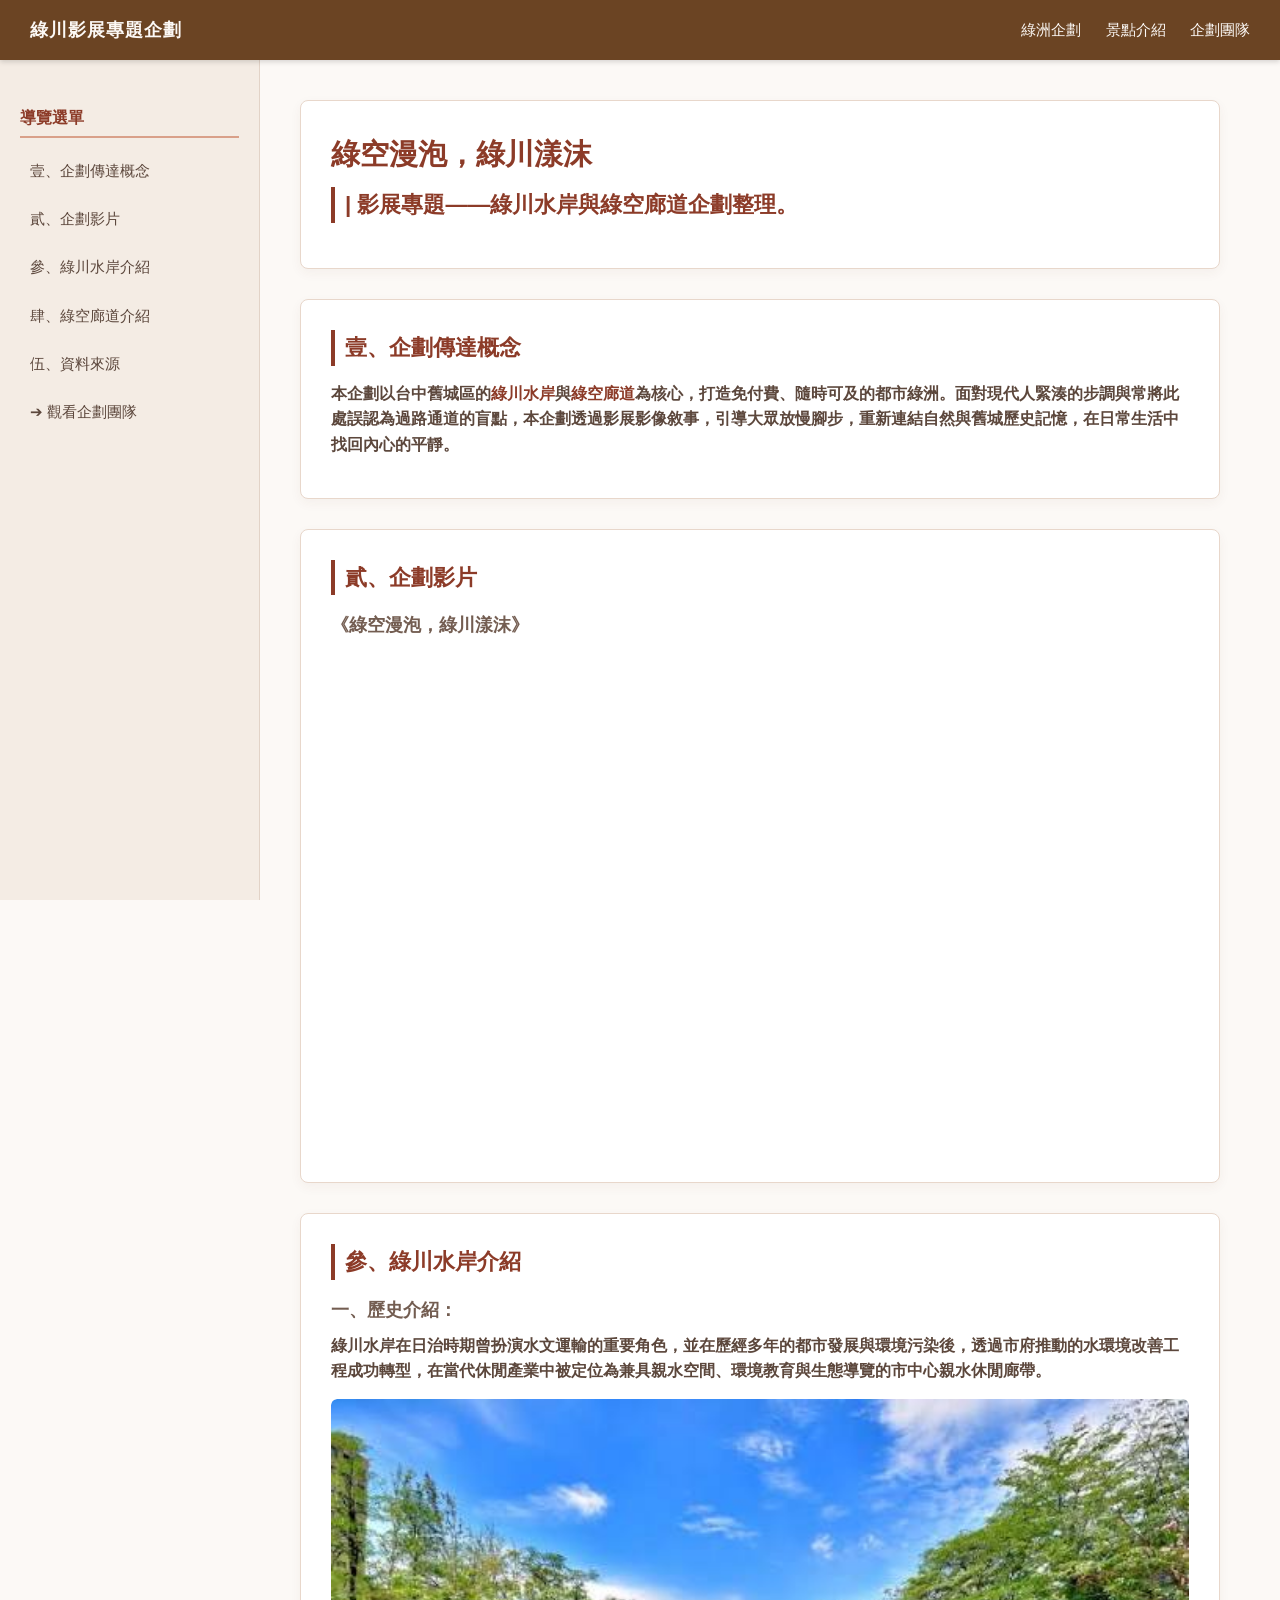
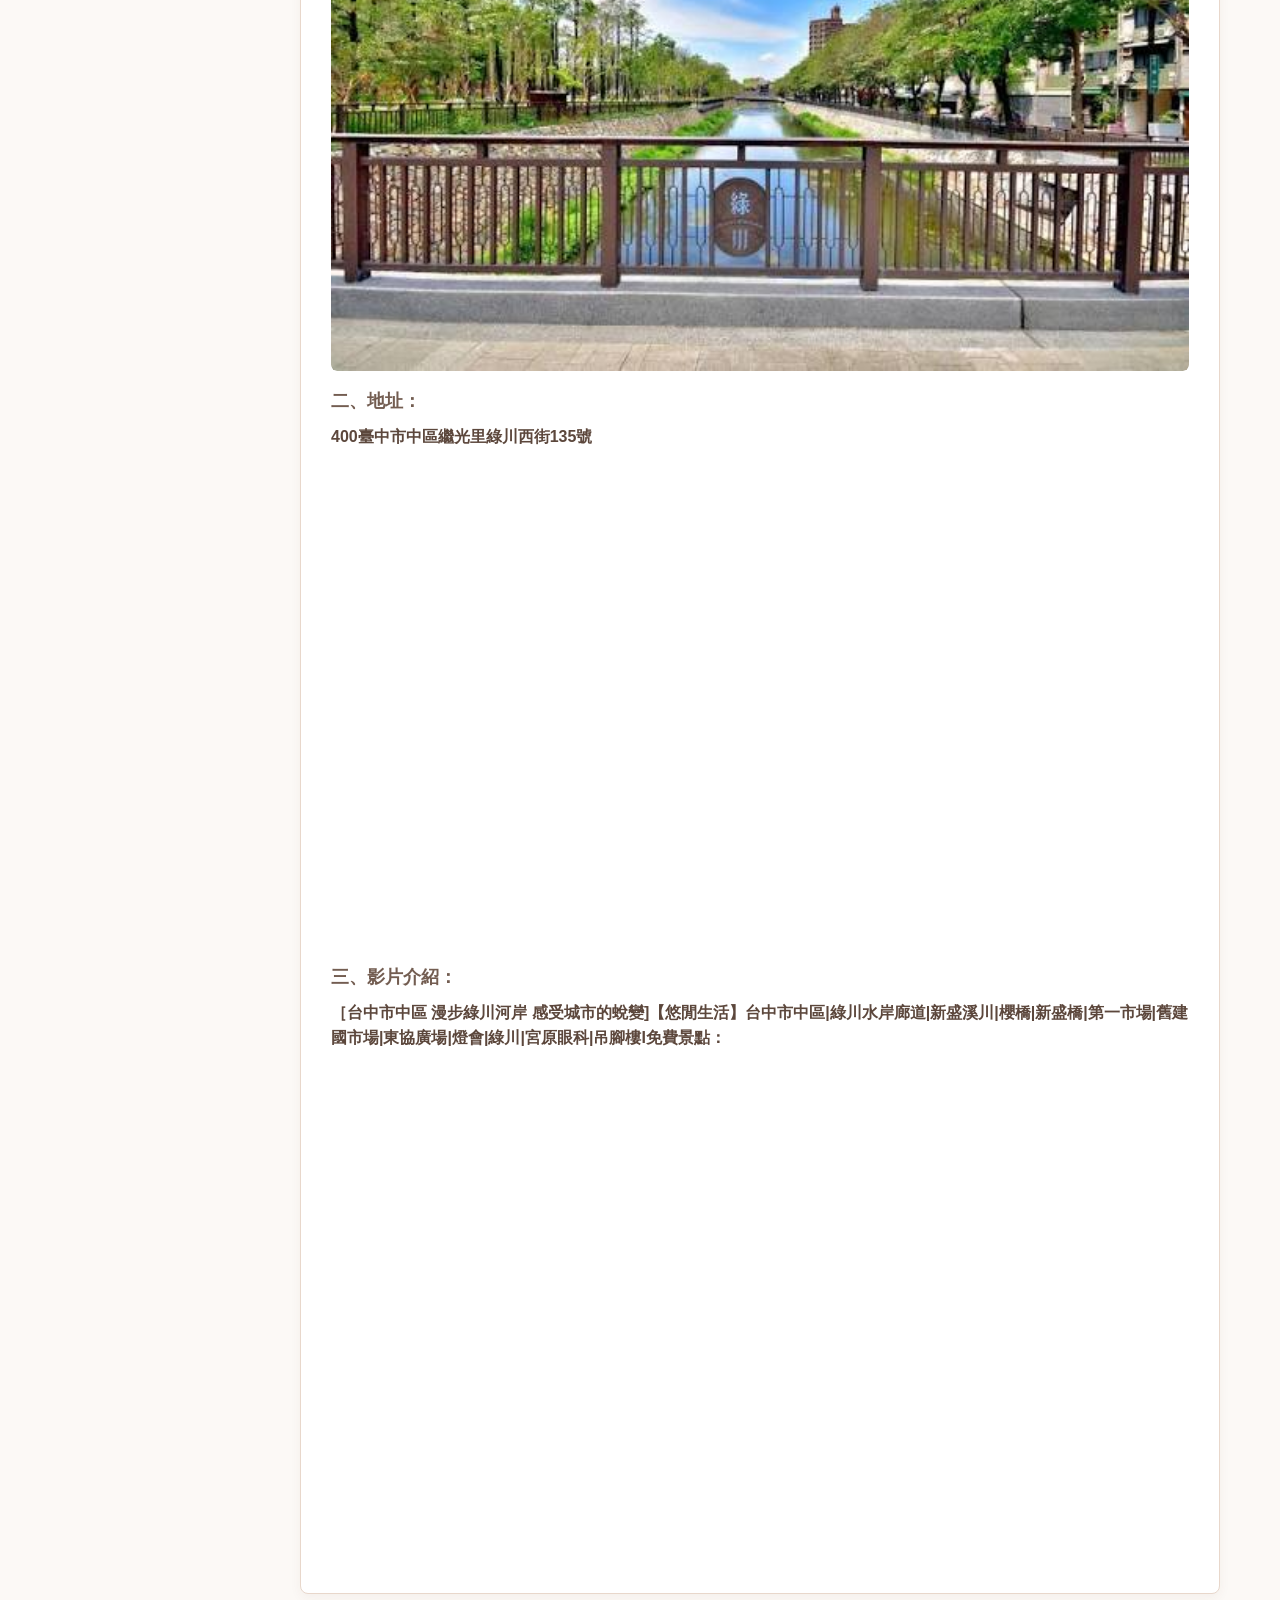
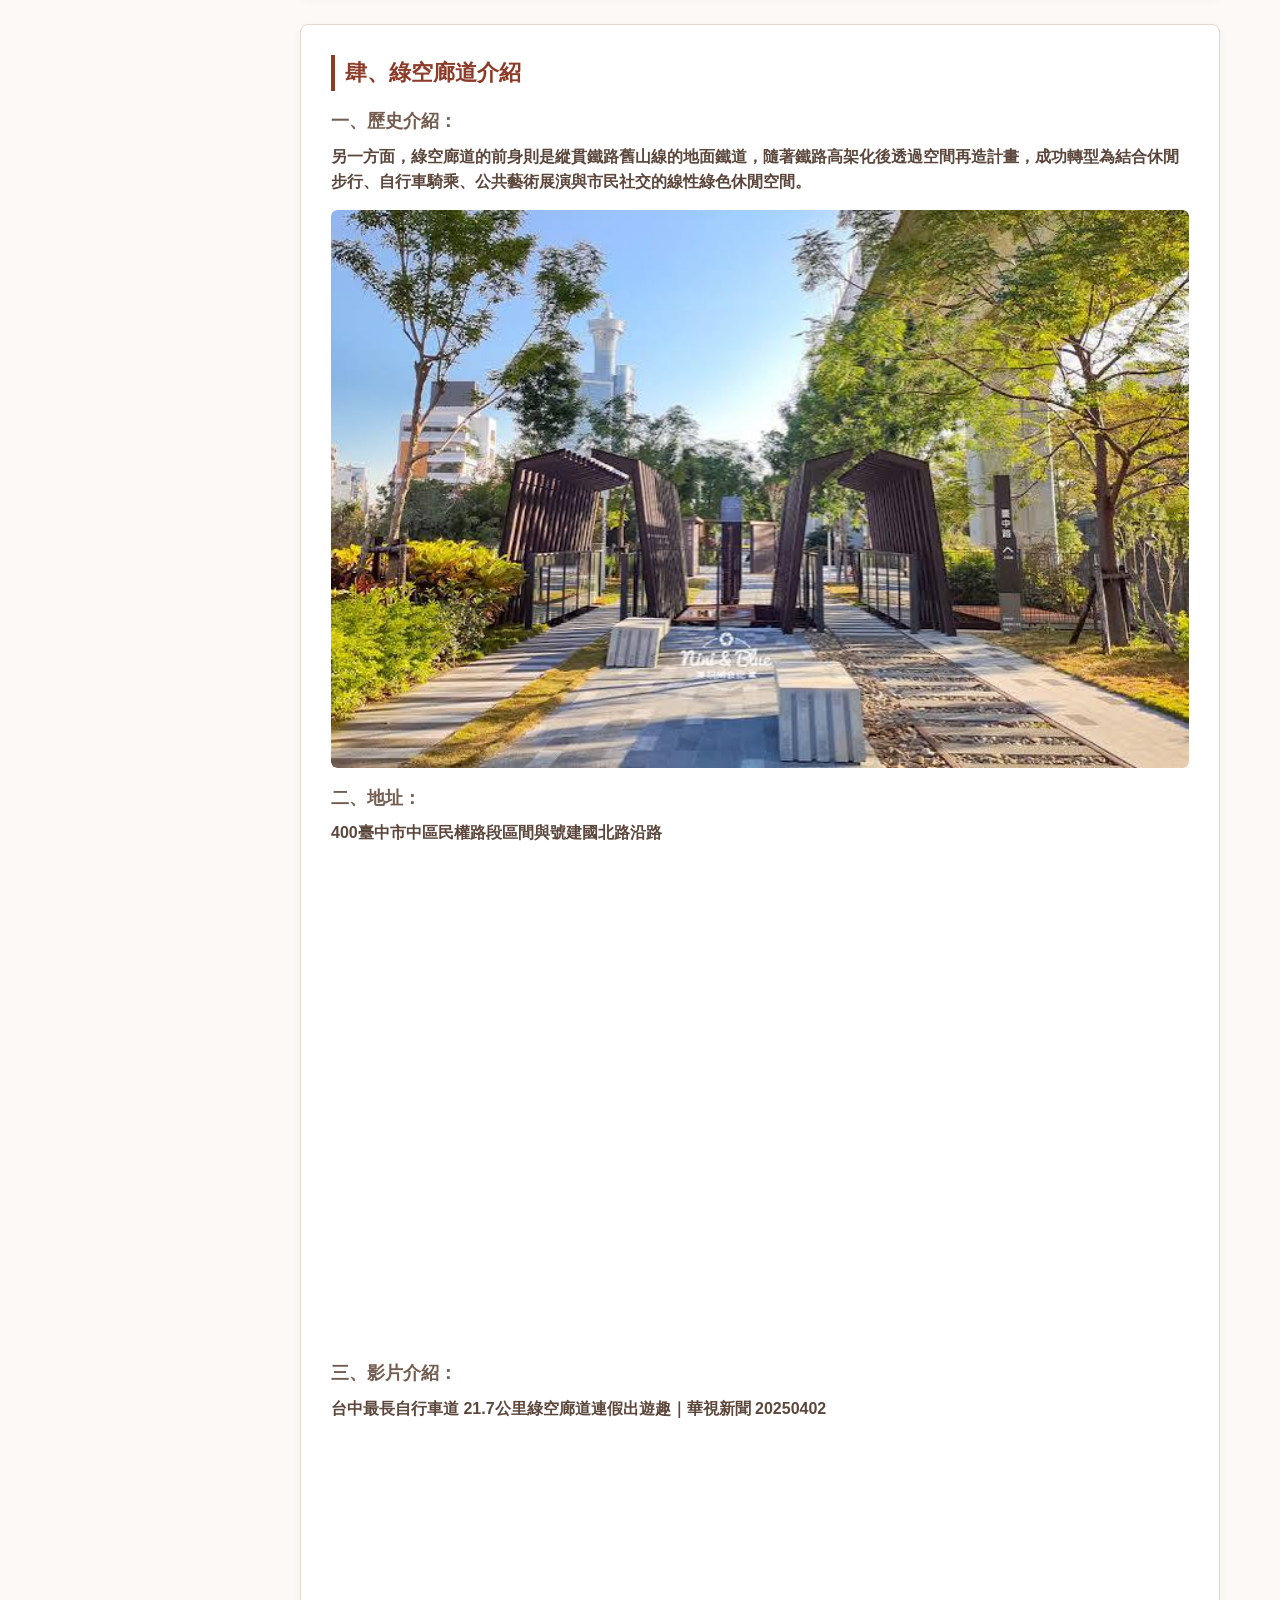
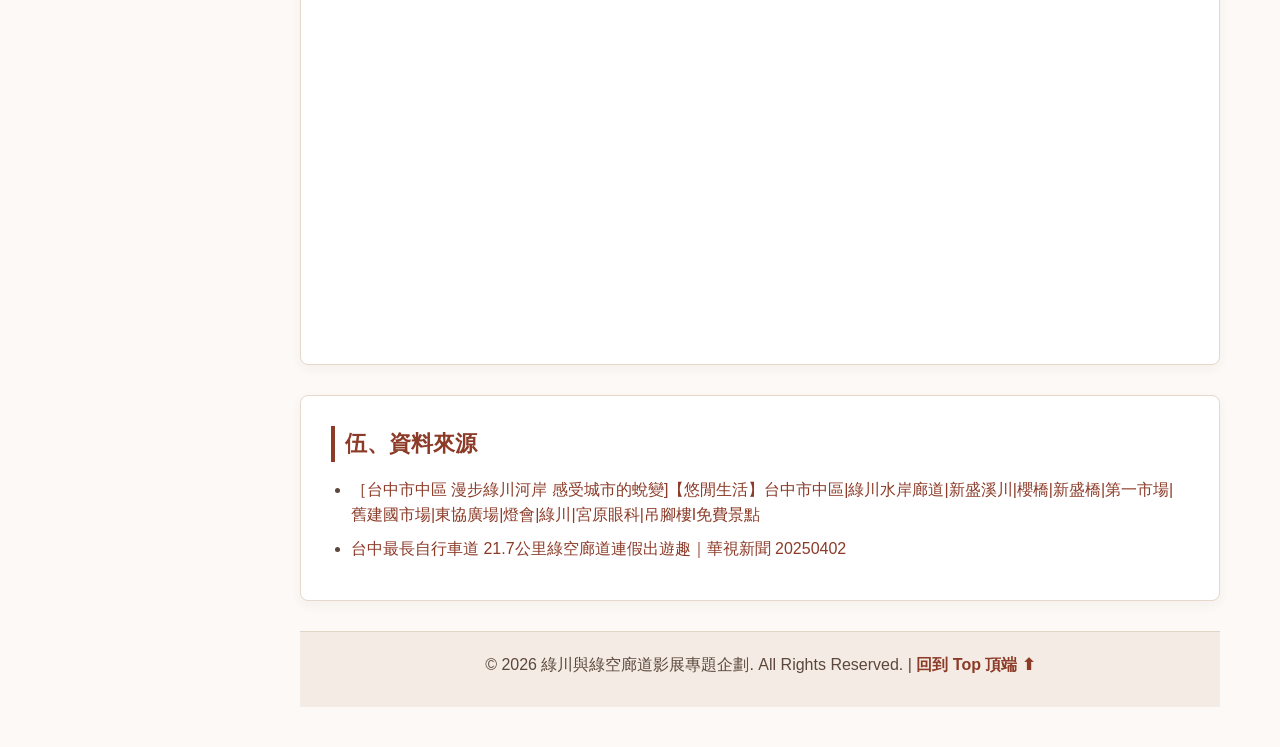
<file: index.html>
<!DOCTYPE html>
<html lang="zh-Hant">
<head>
    <meta charset="UTF-8">
    <meta name="viewport" content="width=device-width, initial-scale=1.0">
    
    <!-- 完整的 SEO 內容 -->
    <title>綠空漫泡，綠川漾沫 - 影展專題與綠川水岸、綠空廊道企劃</title>
    <meta name="description" content="本企劃以台中舊城區的綠川水岸與綠空廊道為核心，透過影展影像敘事打造免付費、隨時可及的都市綠洲，引導大眾放慢腳步重新連結自然與舊城歷史記憶。">
    <meta name="keywords" content="綠川水岸, 綠空廊道, 影展專題, 台中舊城區, 綠川, 綠空漫泡，綠川漾沫, 免費景點">
    <meta name="author" content="企劃團隊">

    <!-- 載入切割後的 CSS 檔案 -->
    <link rel="stylesheet" href="css/layout.css">
    <link rel="stylesheet" href="css/style.css">
</head>
<body id="top">

    <!-- 上方固定欄位 -->
    <header class="top-navbar">
        <div class="logo">綠川影展專題企劃</div>
        <nav class="nav-links">
            <a href="#concept">綠洲企劃</a>
            <a href="#attractions">景點介紹</a>
            <a href="team.html">企劃團隊</a>
        </nav>
    </header>

    <!-- 主體結構 -->
    <div class="main-container">

        <!-- 左排導覽列 (永遠存在，隨網頁下滑而動) -->
        <aside class="side-sidebar">
            <h3>導覽選單</h3>
            <ul>
                <li><a href="#concept">壹、企劃傳達概念</a></li>
                <li><a href="#video">貳、企劃影片</a></li>
                <li><a href="#luchuan">參、綠川水岸介紹</a></li>
                <li><a href="#lukdao">肆、綠空廊道介紹</a></li>
                <li><a href="#sources">伍、資料來源</a></li>
                <li><a href="team.html">➔ 觀看企劃團隊</a></li>
            </ul>
        </aside>

        <!-- 網頁右側內容區 -->
        <main class="content-area">

            <!-- 第一 box -->
            <section class="content-box">
                <h1><strong>綠空漫泡，綠川漾沫</strong></h1>
                <h2>| 影展專題——綠川水岸與綠空廊道企劃整理。</h2>
            </section>

            <!-- 第二 box -->
            <section id="concept" class="content-box">
                <h2>壹、企劃傳達概念</h2>
                <h4>本企劃以台中舊城區的<strong>綠川水岸</strong>與<strong>綠空廊道</strong>為核心，打造免付費、隨時可及的都市綠洲。面對現代人緊湊的步調與常將此處誤認為過路通道的盲點，本企劃透過影展影像敘事，引導大眾放慢腳步，重新連結自然與舊城歷史記憶，在日常生活中找回內心的平靜。</h4>
            </section>

            <!-- 第三 box -->
            <section id="video" class="content-box">
                <h2>貳、企劃影片</h2>
                <h3>《綠空漫泡，綠川漾沫》</h3>
                <div class="media-container">
                    <iframe src="https://www.youtube.com/embed/FlGv1p526ts?si=bMVCqce3r_KSvR3p" title="YouTube video player" allow="accelerometer; autoplay; clipboard-write; encrypted-media; gyroscope; picture-in-picture; web-share" referrerpolicy="strict-origin-when-cross-origin" allowfullscreen></iframe>
                </div>
            </section>

            <!-- 第四 box (含綠川介紹) -->
            <section id="luchuan" class="content-box">
                <h2>參、綠川水岸介紹</h2>
                
                <h3>一、歷史介紹：</h3>
                <h4>綠川水岸在日治時期曾扮演水文運輸的重要角色，並在歷經多年的都市發展與環境污染後，透過市府推動的水環境改善工程成功轉型，在當代休閒產業中被定位為兼具親水空間、環境教育與生態導覽的市中心親水休閒廊帶。</h4>
                <div class="media-container">
                    <img src="images/luchuan.jpg" alt="綠川水岸照片" width="547" height="365">
                </div>

                <h3>二、地址：</h3>
                <h4>400臺中市中區繼光里綠川西街135號</h4>
                <div class="media-container">
                    <iframe src="https://www.google.com/maps/embed?pb=!1m18!1m12!1m3!1d3640.9465624954387!2d120.67894965195683!3d24.138514722902958!2m3!1f0!2f0!3f0!3m2!1i1024!2i768!4f13.1!3m3!1m2!1s0x34693d148deb62f7%3A0x59131a0ab4a808bc!2z57ag5bed5rC05bK45pmv6KeA5q2l6YGT!5e0!3m2!1szh-TW!2stw!4v1794321932309!5m2!1szh-TW!2stw" width="600" height="450" style="border:0;" allowfullscreen="" loading="lazy" referrerpolicy="strict-origin-when-cross-origin"></iframe>
                </div>

                <h3>三、影片介紹：</h3>
                <h4>［台中市中區 漫步綠川河岸 感受城市的蛻變]【悠閒生活】台中市中區|綠川水岸廊道|新盛溪川|櫻橋|新盛橋|第一市場|舊建國市場|東協廣場|燈會|綠川|宮原眼科|吊腳樓I免費景點：</h4>
                <div class="media-container">
                    <iframe src="https://www.youtube.com/embed/DVDyhhwIjLE?si=ClUlshcSjWc0ZBwF" title="YouTube video player" allow="accelerometer; autoplay; clipboard-write; encrypted-media; gyroscope; picture-in-picture; web-share" referrerpolicy="strict-origin-when-cross-origin" allowfullscreen></iframe>
                </div>
            </section>

            <!-- 第五 box (含綠空廊道介紹) -->
            <section id="lukdao" class="content-box">
                <h2>肆、綠空廊道介紹</h2>
                
                <h3 id="attractions">一、歷史介紹：</h3>
                <h4>另一方面，綠空廊道的前身則是縱貫鐵路舊山線的地面鐵道，隨著鐵路高架化後透過空間再造計畫，成功轉型為結合休閒步行、自行車騎乘、公共藝術展演與市民社交的線性綠色休閒空間。</h4>
                <div class="media-container">
                    <img src="images/luk.jpg" alt="綠空廊道照片" width="686" height="446">
                </div>

                <h3>二、地址：</h3>
                <h4>400臺中市中區民權路段區間與號建國北路沿路</h4>
                <div class="media-container">
                    <iframe src="https://www.google.com/maps/embed?pb=!1m18!1m12!1m3!1d58255.14751364985!2d120.6425191106318!3d24.138509205900924!2m3!1f0!2f0!3f0!3m2!1i1024!2i768!4f13.1!3m3!1m2!1s0x34693d78576a5615%3A0x8bc43405cd135581!2z57ag56m66ZC16YGTMTkwOA!5e0!3m2!1szh-TW!2stw!4v1794321881973!5m2!1szh-TW!2stw" width="600" height="450" style="border:0;" allowfullscreen="" loading="lazy" referrerpolicy="strict-origin-when-cross-origin"></iframe>
                </div>

                <h3>三、影片介紹：</h3>
                <h4>台中最長自行車道 21.7公里綠空廊道連假出遊趣｜華視新聞 20250402</h4>
                <div class="media-container">
                    <iframe src="https://www.youtube.com/embed/Mpznz3LxJxs?si=NNvqPGQpExc-5H3M" title="YouTube video player" allow="accelerometer; autoplay; clipboard-write; encrypted-media; gyroscope; picture-in-picture; web-share" referrerpolicy="strict-origin-when-cross-origin" allowfullscreen></iframe>
                </div>
            </section>

            <!-- 第六 box (資料來源，超連結做在影片標題上) -->
            <section id="sources" class="content-box">
                <h2>伍、資料來源</h2>
                <ul class="source-list">
                    <li>
                        <a href="https://youtu.be/DVDyhhwIjLE?si=EYi0WiME_Dj1bKhv" target="_blank">
                            ［台中市中區 漫步綠川河岸 感受城市的蛻變]【悠閒生活】台中市中區|綠川水岸廊道|新盛溪川|櫻橋|新盛橋|第一市場|舊建國市場|東協廣場|燈會|綠川|宮原眼科|吊腳樓I免費景點
                        </a>
                    </li>
                    <li>
                        <a href="https://youtu.be/Mpznz3LxJxs?si=EWC5dF-s2lCNv7CP" target="_blank">
                            台中最長自行車道 21.7公里綠空廊道連假出遊趣｜華視新聞 20250402
                        </a>
                    </li>
                </ul>
            </section>

            <!-- 頁尾 -->
            <footer class="footer">
                <p>&copy; 2026 綠川與綠空廊道影展專題企劃. All Rights Reserved. | <a href="#top">回到 Top 頂端 ⬆</a></p>
            </footer>

        </main>
    </div>

</body>
</html>
</file>
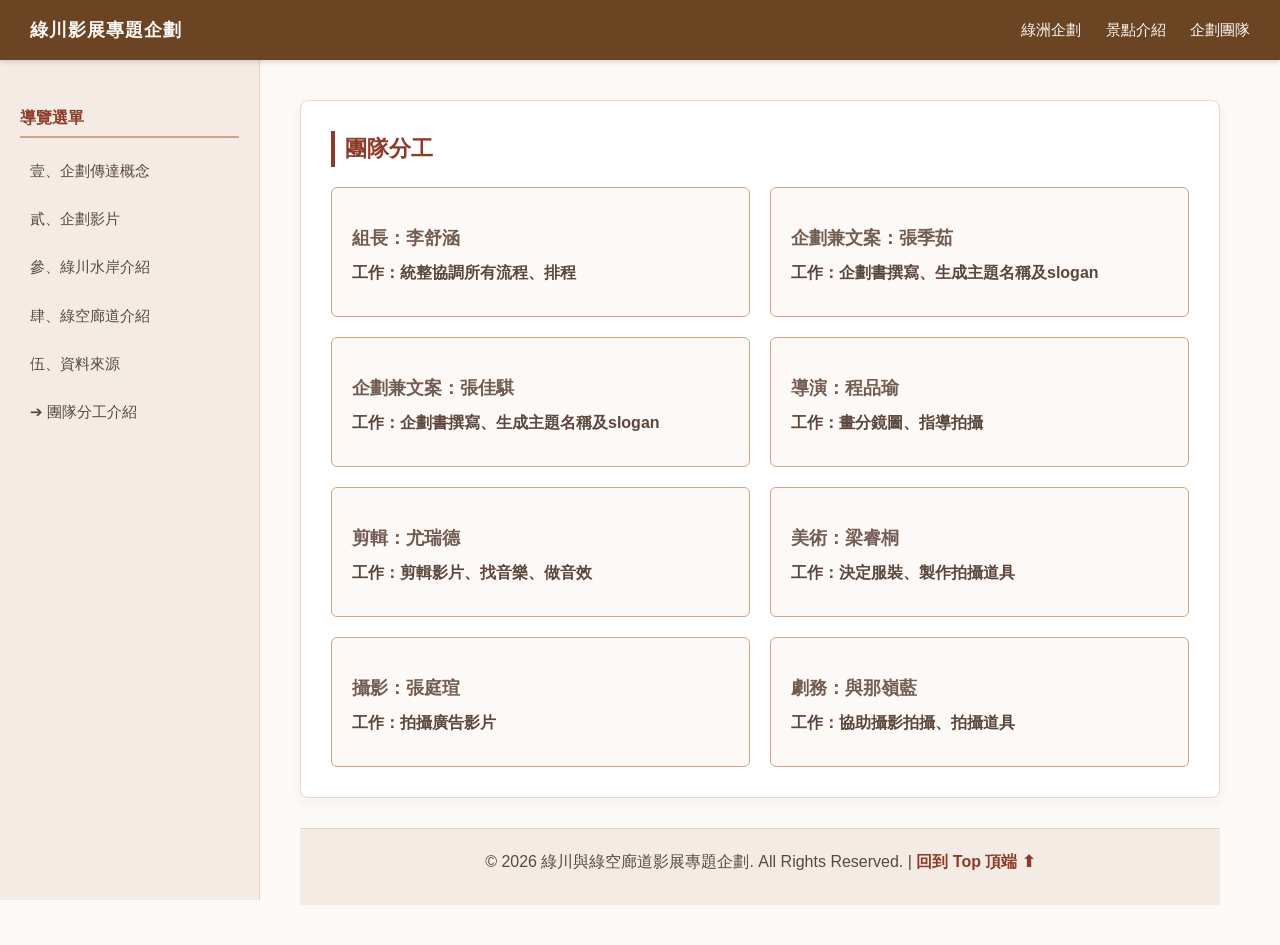
<file: team.html>
<!DOCTYPE html>
<html lang="zh-Hant">
<head>
    <meta charset="UTF-8">
    <meta name="viewport" content="width=device-width, initial-scale=1.0">
    
    <!-- 完整的 SEO 內容 -->
    <title>企劃團隊分工 - 綠空漫泡，綠川漾沫影展專題</title>
    <meta name="description" content="綠空漫泡，綠川漾沫影展專題企劃團隊成員與分工介紹，包含統籌、企劃、導演、剪輯、美術、攝影與劇務。">
    <meta name="keywords" content="綠川影展, 團隊分工, 李舒涵, 張季茹, 張佳騏, 程品瑜, 尤瑞德, 梁睿桐, 張庭瑄, 與那嶺藍">
    <meta name="author" content="企劃團隊">

    <!-- 載入切割後的 CSS 檔案 -->
    <link rel="stylesheet" href="css/layout.css">
    <link rel="stylesheet" href="css/style.css">
</head>
<body id="top">

    <!-- 上方固定欄位 -->
    <header class="top-navbar">
        <div class="logo">綠川影展專題企劃</div>
        <nav class="nav-links">
            <a href="index.html#concept">綠洲企劃</a>
            <a href="index.html#attractions">景點介紹</a>
            <a href="team.html">企劃團隊</a>
        </nav>
    </header>

    <!-- 主體結構 -->
    <div class="main-container">

        <!-- 左排導覽列 (永遠存在，隨網頁下滑而動) -->
        <aside class="side-sidebar">
            <h3>導覽選單</h3>
            <ul>
                <li><a href="index.html#concept">壹、企劃傳達概念</a></li>
                <li><a href="index.html#video">貳、企劃影片</a></li>
                <li><a href="index.html#luchuan">參、綠川水岸介紹</a></li>
                <li><a href="index.html#lukdao">肆、綠空廊道介紹</a></li>
                <li><a href="index.html#sources">伍、資料來源</a></li>
                <li><a href="team.html">➔ 團隊分工介紹</a></li>
            </ul>
        </aside>

        <!-- 網頁右側內容區 -->
        <main class="content-area">

            <!-- 團隊分工主 Box -->
            <section class="content-box">
                <h2>團隊分工</h2>
                
                <!-- 使用 Grid 系統製作每個人的 Box -->
                <div class="team-grid">
                    <div class="team-box">
                        <h3>組長：李舒涵</h3>
                        <h4>工作：統整協調所有流程、排程</h4>
                    </div>
                    <div class="team-box">
                        <h3>企劃兼文案：張季茹</h3>
                        <h4>工作：企劃書撰寫、生成主題名稱及slogan</h4>
                    </div>
                    <div class="team-box">
                        <h3>企劃兼文案：張佳騏</h3>
                        <h4>工作：企劃書撰寫、生成主題名稱及slogan</h4>
                    </div>
                    <div class="team-box">
                        <h3>導演：程品瑜</h3>
                        <h4>工作：畫分鏡圖、指導拍攝</h4>
                    </div>
                    <div class="team-box">
                        <h3>剪輯：尤瑞德</h3>
                        <h4>工作：剪輯影片、找音樂、做音效</h4>
                    </div>
                    <div class="team-box">
                        <h3>美術：梁睿桐</h3>
                        <h4>工作：決定服裝、製作拍攝道具</h4>
                    </div>
                    <div class="team-box">
                        <h3>攝影：張庭瑄</h3>
                        <h4>工作：拍攝廣告影片</h4>
                    </div>
                    <div class="team-box">
                        <h3>劇務：與那嶺藍</h3>
                        <h4>工作：協助攝影拍攝、拍攝道具</h4>
                    </div>
                </div>
            </section>

            <!-- 頁尾 -->
            <footer class="footer">
                <p>&copy; 2026 綠川與綠空廊道影展專題企劃. All Rights Reserved. | <a href="#top">回到 Top 頂端 ⬆</a></p>
            </footer>

        </main>
    </div>

</body>
</html>
</file>
<file: css/layout.css>
/* ==========================================
   layout.css - 網頁整體架構與 RWD 樣式
   ========================================== */

/* CSS Reset & 基礎設定 */
* {
    box-sizing: border-box;
    margin: 0;
    padding: 0;
}

html {
    scroll-behavior: smooth; /* 平滑滾動錨點 */
}

body {
    font-family: "Microsoft JhengHei", "Heiti TC", sans-serif;
    background-color: #fcf9f6; /* 柔和米白色背景 */
    color: #4a3b32;          /* 柔和深棕色文字 */
    line-height: 1.6;
}

/* 頂端固定欄位 (Header) */
.top-navbar {
    position: fixed;
    top: 0;
    left: 0;
    width: 100%;
    height: 60px;
    background-color: #6b4423; /* 深大地棕色 */
    color: #fcf9f6;
    display: flex;
    justify-content: space-between;
    align-items: center;
    padding: 0 30px;
    z-index: 1000;
    box-shadow: 0 2px 5px rgba(0,0,0,0.15);
}

.top-navbar .logo {
    font-weight: bold;
    font-size: 1.1rem;
    letter-spacing: 1px;
}

.top-navbar .nav-links a {
    color: #fcf9f6;
    text-decoration: none;
    margin-left: 20px;
    font-size: 0.95rem;
    transition: color 0.3s;
}

.top-navbar .nav-links a:hover {
    color: #d9a089; /* 柔和磚紅色系 */
}

/* 網頁主體容器 (Grid Layout) */
.main-container {
    display: grid;
    grid-template-columns: 260px 1fr;
    margin-top: 60px; /* 避開固定頂端導覽列 */
    min-height: calc(100vh - 60px);
}

/* 左側固定側邊欄 (Sidebar) */
.side-sidebar {
    position: sticky;
    top: 60px;
    height: calc(100vh - 60px);
    background-color: #f4ece4; /* 柔和淺棕色 */
    border-right: 1px solid #e2d3c7;
    padding: 30px 20px;
    overflow-y: auto;
}

.side-sidebar h3 {
    font-size: 1rem;
    color: #8c3b28; /* 柔和磚紅 */
    margin-bottom: 15px;
    border-bottom: 2px solid #d9a089;
    padding-bottom: 5px;
}

.side-sidebar ul {
    list-style: none;
}

.side-sidebar ul li {
    margin-bottom: 12px;
}

.side-sidebar ul li a {
    color: #5c473c;
    text-decoration: none;
    font-size: 0.95rem;
    display: block;
    padding: 6px 10px;
    border-radius: 4px;
    transition: all 0.3s;
}

.side-sidebar ul li a:hover {
    background-color: #e8d7cb;
    color: #8c3b28;
    padding-left: 15px;
}

/* 內容右側展示區 */
.content-area {
    padding: 40px;
    max-width: 1000px;
}

/* Box 區塊共用樣式 */
.content-box {
    background-color: #ffffff;
    border: 1px solid #e8d7cb;
    border-radius: 8px;
    padding: 30px;
    margin-bottom: 30px;
    box-shadow: 0 4px 12px rgba(107, 68, 35, 0.05);
}

/* 響應式圖具與影片置中容器 */
.media-container {
    position: relative;
    width: 100%;
    max-width: 100%;
    margin: 15px 0;
    overflow: hidden;
    border-radius: 6px;
}

.media-container iframe,
.media-container img {
    width: 100%;
    height: auto;
    max-width: 100%;
    display: block;
    border-radius: 6px;
}

.media-container iframe {
    aspect-ratio: 16 / 9;
    height: auto;
    border: 0;
}

/* 團隊分工 Grid 系統 */
.team-grid {
    display: grid;
    grid-template-columns: repeat(auto-fit, minmax(280px, 1fr));
    gap: 20px;
    margin-top: 20px;
}

.team-box {
    background-color: #fcf9f6;
    border: 1px solid #d9a089;
    border-radius: 6px;
    padding: 20px;
    transition: transform 0.3s, box-shadow 0.3s;
}

.team-box:hover {
    transform: translateY(-3px);
    box-shadow: 0 6px 15px rgba(140, 59, 40, 0.1);
}

/* 頁尾樣式 */
.footer {
    text-align: center;
    padding: 20px;
    background-color: #f4ece4;
    border-top: 1px solid #e2d3c7;
    color: #735d51;
    font-size: 0.9rem;
}

.footer a {
    color: #8c3b28;
    text-decoration: none;
    font-weight: bold;
}

.footer a:hover {
    text-decoration: underline;
}

/* ==========================================
   RWD 手持裝置適應 (手機、平板)
   ========================================== */
@media screen and (max-width: 768px) {
    .main-container {
        grid-template-columns: 1fr; /* 改為單欄佈局，側邊欄改至上方或隱藏 */
    }

    .side-sidebar {
        position: relative;
        top: 0;
        height: auto;
        border-right: none;
        border-bottom: 1px solid #e2d3c7;
        padding: 15px 20px;
    }

    .content-area {
        padding: 20px;
    }

    .top-navbar {
        padding: 0 15px;
    }

    .top-navbar .nav-links a {
        margin-left: 10px;
        font-size: 0.85rem;
    }
}
</file>
<file: css/style.css>
/* ==========================================
   style.css - 色系、字體與細節裝飾
   ========================================== */

/* 標題與文字色彩設定 (紅、棕柔和風格) */
h1 {
    font-size: 1.8rem;
    color: #6b4423;
    margin-bottom: 10px;
}

h2 {
    font-size: 1.4rem;
    color: #8c3b28; /* 柔和磚紅 */
    margin-bottom: 15px;
    border-left: 4px solid #8c3b28;
    padding-left: 10px;
}

h3 {
    font-size: 1.15rem;
    color: #735d51;
    margin: 15px 0 8px 0;
}

h4, p, li {
    font-size: 1rem;
    color: #5c473c;
    margin-bottom: 10px;
}

/* 強調文字 */
strong {
    color: #8c3b28;
}

/* 列表樣式 */
ul.source-list {
    padding-left: 20px;
}

ul.source-list li {
    margin-bottom: 8px;
}

ul.source-list a {
    color: #8c3b28;
    text-decoration: none;
    word-break: break-all;
}

ul.source-list a:hover {
    text-decoration: underline;
    color: #6b4423;
}
</file>
